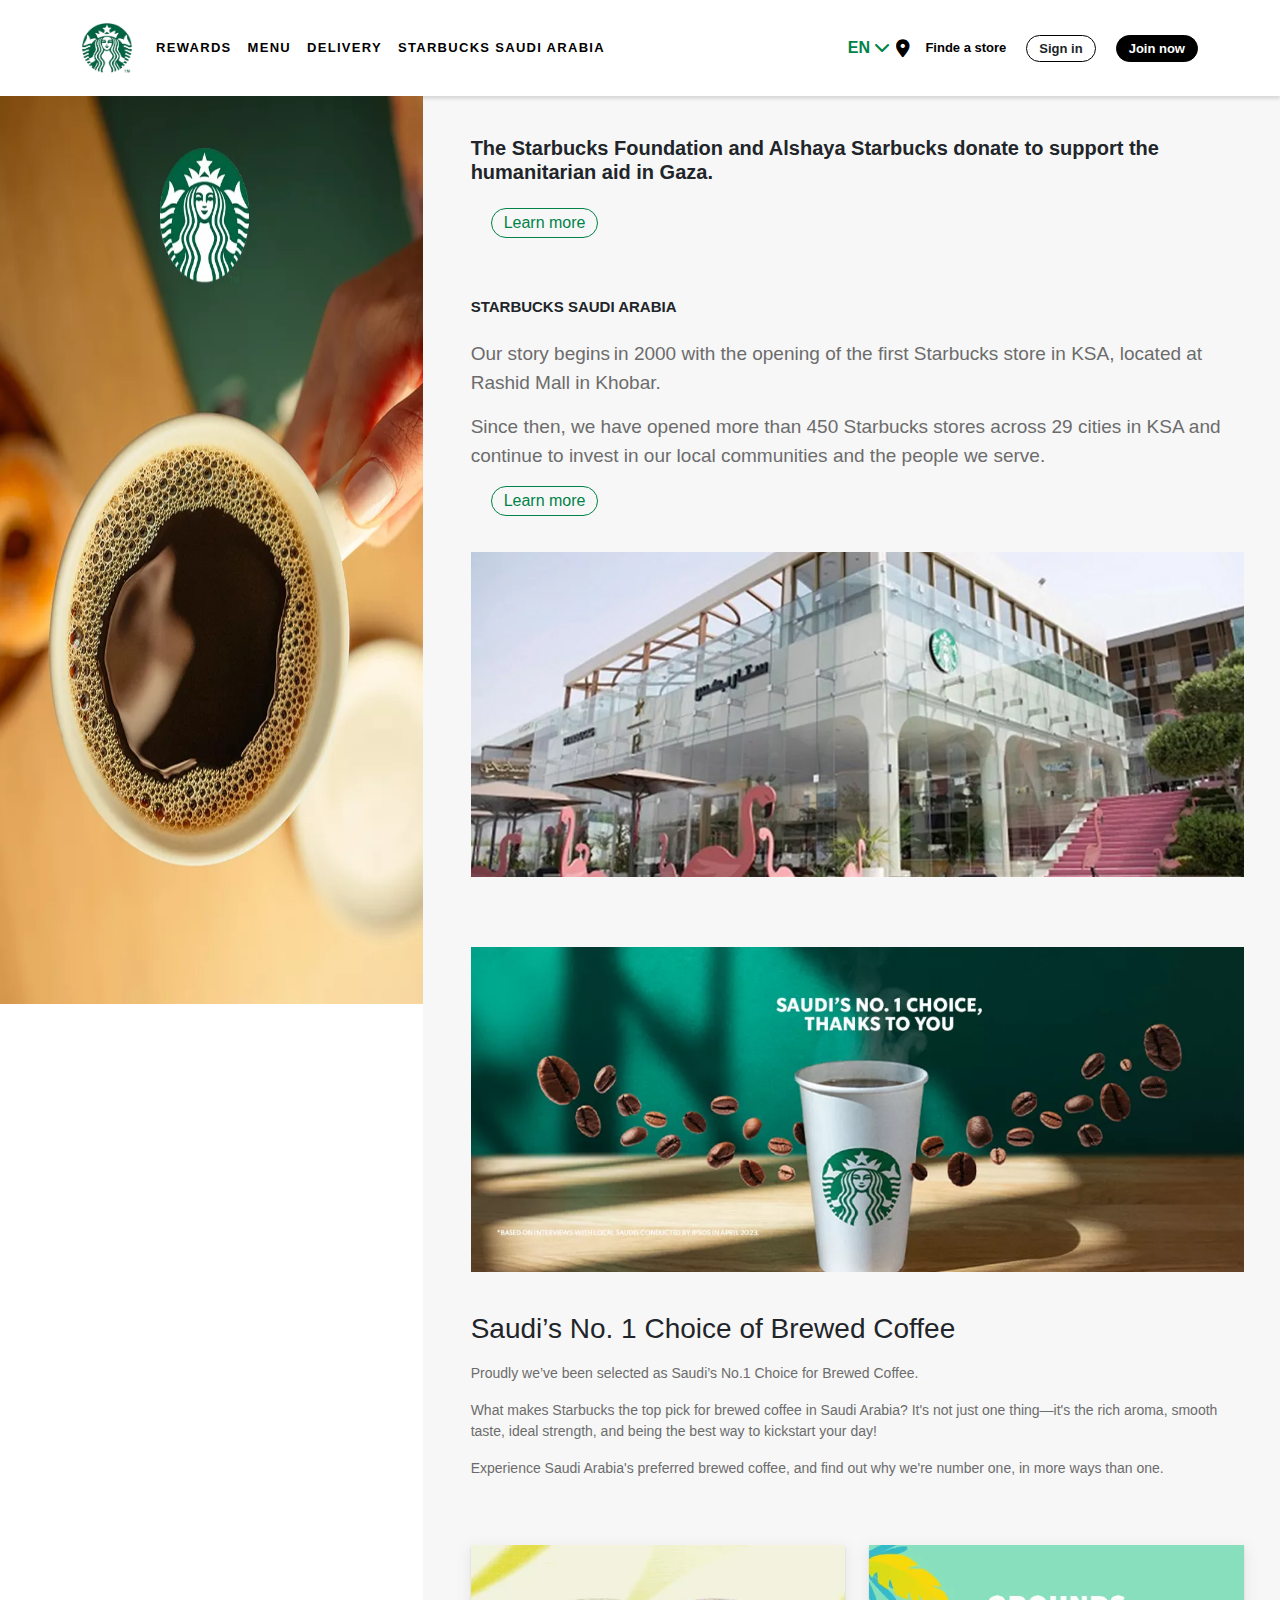
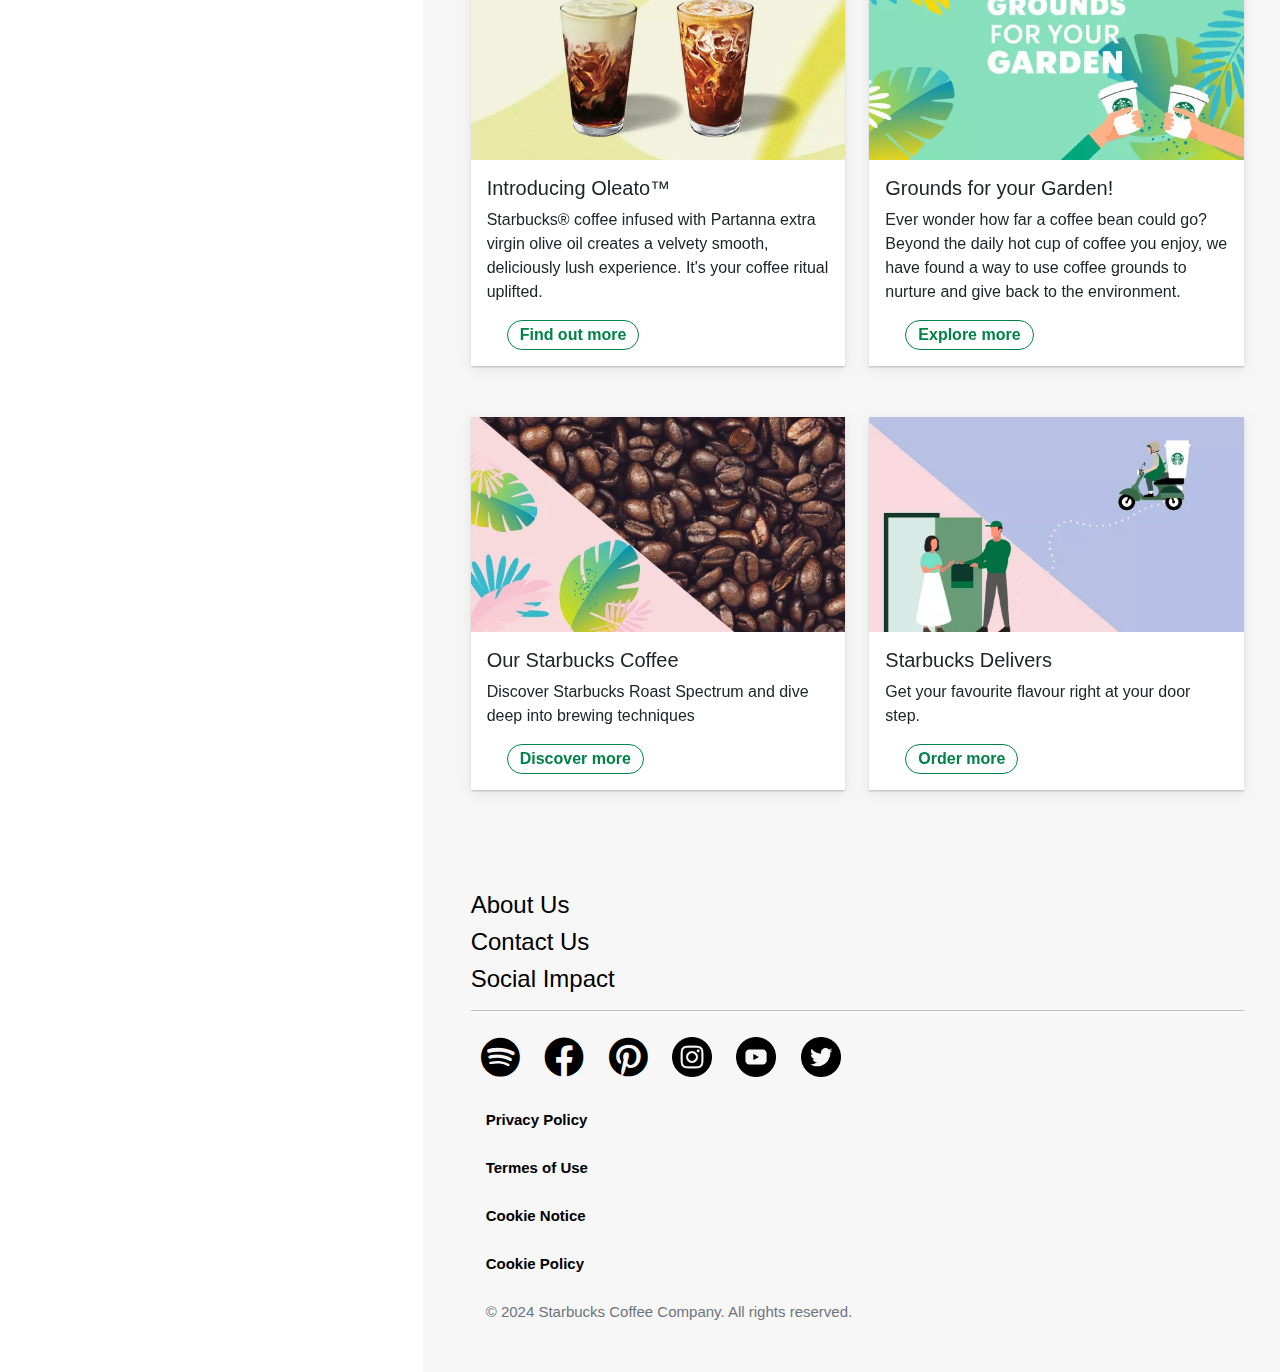
<file: index.html>
<!DOCTYPE html>
<html lang="en">

<head>
  <meta charset="UTF-8">
  <meta name="viewport" content="width=device-width, initial-scale=1.0">
  <title>Arsi Starbucks</title>
  <link rel="icon" type="image/x-icon" href="IMG/logo-removebg-preview.png">
  <link href="assets/img/apple-touch-icon.png" rel="apple-touch-icon">
  <link rel="stylesheet" href="../Bootstrap/css/bootstrap.min.css">
  <link rel="stylesheet" href="../Bootstrap/css/all.min.css">
  <link rel="stylesheet" href="../Bootstrap/css/bondi.css">
  <script src="https://ajax.googleapis.com/ajax/libs/jquery/3.7.1/jquery.min.js"></script>
  <script src="https://maxcdn.bootstrapcdn.com/bootstrap/3.4.1/js/bootstrap.min.js"></script>
  <link href="CSS/style.css" rel="stylesheet">
  <link href="CSS/normalize.css" rel="stylesheet">
</head>

<body>
  <nav class="navbar  navbar-expand-lg py-4 ">
    <div class="container container-fluid">
      <button class="navbar-toggler" type="button" data-bs-toggle="collapse" data-bs-target="#navbarExample"
        aria-controls="navbarExample" aria-expanded="false" aria-label="Toggle navigation">
        <span class="navbar-toggler-icon"></span>
      </button>
      <a class="navbar-brand" href="#"><img src="IMG/logo-removebg-preview.png" style=" width: 50px;" /></a>
      <div class="collapse navbar-collapse" id="navbarExample">
        <ul class="navbar-nav me-auto mb-0">
          <li class="nav-item">
            <a class="nav-link  fw-bold " aria-current="page" href="#">REWARDS</a>
          </li>
          <li class="nav-item">
            <a class="nav-link fw-bold " aria-current="page" href="#">MENU</a>
          </li>
          <li class="nav-item">
            <a class="nav-link fw-bold " aria-current="page" href="delivery.html">DELIVERY</a>
          </li>
          <li class="nav-item">
            <a class="nav-link fw-bold " aria-current="page" href="#">STARBUCKS SAUDI ARABIA</a>
          </li>
        </ul>
        <div class="dropdown">
          <button class="dropbtn fw-bold" onclick="myFunction()">EN
            <i class="fa-solid fa-chevron-down" onclick="myFunction()" style="color: #008248;"></i></i>
          </button>
          <div class="dropdown-content" id="myDropdown">
            <a href="#">English</a>
            <a href="#">Arabic</a>
          </div>
          </div> 
        <i class="fa-solid fa-location-dot" style="color: #000000; font-size: large;"></i>
        <a class="finde-store fw-bold " href="">Finde a store</a>
        <a class="btn btn-nav fw-bold " style="font-size: 13px;" href="signin.html">Sign in</a>
        <a class=" btn btn-nav one fw-bold" style="font-size: 13px;" href="">Join now</a>

      </div>
    </div>
  </nav>

  <div class="contaner row">
    <div class="sidrbar col-lg-4 col-sm-12 p-0">
      <img src="IMG/Generic-VB.jpg.jpeg" style=" height: calc(108vh - 64px); width: 100%; top: 0px; position: sticky;">
    </div>

    <div class="background col-lg-8 col-sm-12 px-5" style="display: block;">
      <section>
        <h4 class="fw-bold " style=" padding-top: 20px; font-size: 20px;">The Starbucks Foundation and
          Alshaya Starbucks donate to support
          the humanitarian aid in Gaza. </h4>
        <a class=" btn btn-sec mt-3" href="">Learn more</a>
      </section>
      <section style="padding-top: 60px;">
        <h4 class="fw-bold pb-3" style="font-size: 15px;">STARBUCKS SAUDI ARABIA </h4>
        <div class="pra" class="text-break" >
          <p class="text-break" style="font-size: 19px; color: #6c6c6c; display: block;">Our story begins in 2000 with the opening of the first Starbucks
            store in KSA, located at Rashid Mall in
            Khobar. </p>
          <p class="text-break" style="font-size: 19px; color: #6c6c6c; display: block;"> Since then, we have opened more than 450 Starbucks stores across
            29 cities in KSA and continue to invest in
            our local communities and the people we serve. </p>
        </div>
        <a class=" btn btn-sec mb-3" href="">Learn more</a>
      </section>
      <section style="padding-top: 20px;">
        <img src="IMG/3_0.jpg.jpeg" class="img-fluid" style="width: 100%; padding-bottom: 40px;">
        <img src="IMG/Web KSA EN.jpg.jpeg" class="img-fluid" style="width: 100%; padding-top: 30px;">
      </section>
      <section style="padding-top: 40px; ">
        <h3>Saudi’s No. 1 Choice of Brewed Coffee</h3>
        <p style="font-size: 14px; color: #6c6c6c; padding-top: 10px;">Proudly we’ve been selected as Saudi’s No.1
          Choice for Brewed Coffee.</p>
        <p style="font-size: 14px; color: #6c6c6c;">What makes Starbucks the top pick for brewed coffee in Saudi Arabia?
          It's not just one thing—it's the rich
          aroma, smooth taste, ideal strength, and being the best way to kickstart your day!</p>
        <p style="font-size: 14px; color: #6c6c6c;">Experience Saudi Arabia's preferred brewed coffee, and find out why
          we're number one, in more ways than one.
        </p>
      </section>

      <div class="row " style="padding-top: 50px;">
        <div class="col-md-6 col-sm-12 ">
          <div class="card">
            <img src="IMG/Card1.jpeg" class="card-img-top" alt="...">
            <div class="card-body">
              <h5 class="card-title">Introducing Oleato™</h5>
              <p class="card-text">Starbucks® coffee infused with Partanna extra virgin olive oil creates a velvety
                smooth, deliciously lush experience. It's your coffee ritual uplifted.</p>
              <a href="#" class="btn btn-sec fw-bold">Find out more</a>
            </div>
          </div>
        </div>
        <div class="col-md-6">
          <div class="card">
            <img src="IMG/Card2.jpeg" class="card-img-top" alt="...">
            <div class="card-body">
              <h5 class="card-title">Grounds for your Garden!</h5>
              <p class="card-text">Ever wonder how far a coffee bean could go? Beyond the daily hot cup of coffee you
                enjoy, we have found a way to use coffee grounds to nurture and give back to the environment.</p>
              <a href="#" class="btn btn-sec fw-bold">Explore more</a>
            </div>
          </div>
        </div>
      </div>
      <div class=" Cards row">
        <div class="card1 col-md-6">
          <div class="card">
            <img src="IMG/Card3.png" class="card-img-top" alt="...">
            <div class="card-body">
              <h5 class="card-title">Our Starbucks Coffee</h5>
              <p class="card-text">Discover Starbucks Roast Spectrum and dive deep into brewing techniques</p>
              <a href="#" class="btn btn-sec fw-bold">Discover more</a>
            </div>
          </div>
        </div>
        <div class="card1 col-md-6">
          <div class="card">
            <img src="IMG/Card4.png" class="card-img-top" alt="...">
            <div class="card-body">
              <h5 class="card-title">Starbucks Delivers</h5>
              <p class="card-text">Get your favourite flavour right at your door step.</p>
              <a href="#" class="btn btn-sec fw-bold">Order more</a>
            </div>
          </div>
        </div>
      </div>

      <footer style="padding-top: 50px;">
        <div class="panel-group" id="accordion">
          <div class="panel panel-default">
            <div class="panel-heading">
              <h4 class="panel-title">
                <a data-toggle="collapse" data-parent="#accordion" href="#collapse1">About Us</a>
              </h4>
            </div>
            <div id="collapse1" class="panel-collapse collapse in">
              <div class="panel-body">
                <a><p class="text-muted fw-bold">About Us</p></a>
                <a><p class="text-muted fw-bold">Our Coffees</p></a>
              </div>
            </div>
          </div>
          <div class="panel panel-default">
            <div class="panel-heading">
              <h4 class="panel-title">
                <a data-toggle="collapse" data-parent="#accordion" href="#collapse2">Contact Us</a>
              </h4>
            </div>
            <div id="collapse2" class="panel-collapse collapse">
              <div class="panel-body">
                <a><p class="text-muted fw-bold">Contact Us</p></a>
              </div>
            </div>
          </div>
          <div class="panel panel-default">
            <div class="panel-heading">
              <h4 class="panel-title">
                <a  data-toggle="collapse" data-parent="#accordion" href="#collapse3">Social Impact</a>
              </h4>
            </div>
            <div id="collapse3" class="panel-collapse collapse">
              <div class="panel-body">
                <a><p class="text-muted fw-bold">Sustainability</p></a>
              </div>
            </div>
          </div>
        </div> 
        <hr>
        <div class="icons">
          <a href="https://open.spotify.com/user/starbucks"><i class="fa-brands fa-spotify" style="color: #000000; font-size: 40px; padding: 10px;"></i></a>
          <a href="https://www.facebook.com/Starbucks/"><i class="fa-brands fa-facebook" style="color: #000000; font-size: 40px; padding: 10px;"></i></a>
          <a href="https://www.pinterest.com/starbucks/"><i class="fa-brands fa-pinterest" style="color: #000000; font-size: 40px;padding: 10px;"></i></a>
          <a href="https://www.instagram.com/starbucks/"><img src="IMG/instagram (1).png" style="width: 60px; padding: 10px;"> </a>
          <a href="https://www.youtube.com/starbucks"><img src="IMG/youtube.png" style="width: 60px; padding: 10px;"> </a>
          <a href="https://twitter.com/starbucks/"><img src="IMG/twitter (1).png" style="width: 60px; padding: 10px;"> </a>
        </div>
        <div class="text">
          <a href="#" class="stat fw-bold pt-4">Privacy Policy</a>
          <a href="#" class="stat fw-bold">Termes of Use</a>
          <a href="#" class="stat fw-bold">Cookie Notice</a>
          <a href="#" class="stat fw-bold">Cookie Policy</a>

          <hp class=" stat text-muted">© 2024 Starbucks Coffee Company. All rights reserved.</p>
        </div>
      </div>
      </footer>
    </div>


  <script>
    /* When the user clicks on the button, 
    toggle between hiding and showing the dropdown content */
    function myFunction() {
      document.getElementById("myDropdown").classList.toggle("show");
    }
    
    // Close the dropdown if the user clicks outside of it
    window.onclick = function(e) {
      if (!e.target.matches('.dropbtn')) {
      var myDropdown = document.getElementById("myDropdown");
        if (myDropdown.classList.contains('show')) {
          myDropdown.classList.remove('show');
        }
      }
    }
    </script>
</body>

</html>
</file>
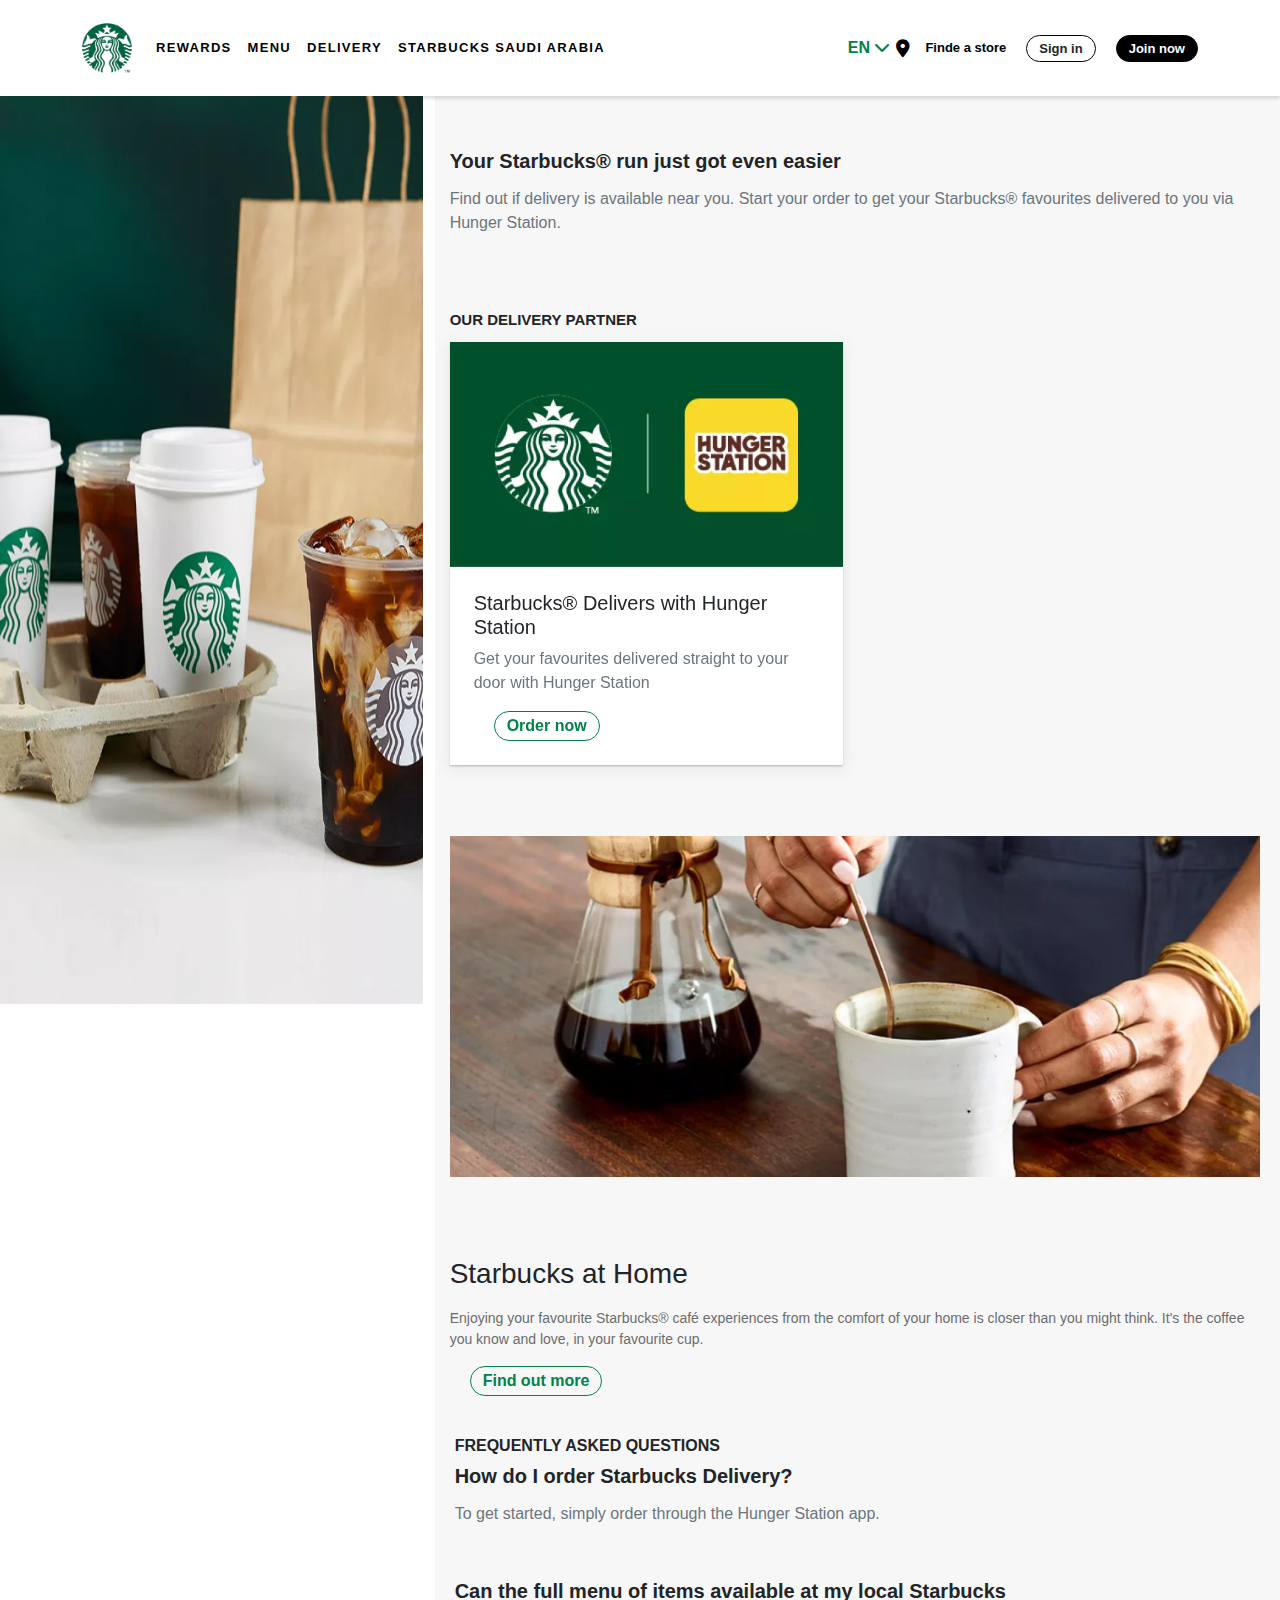
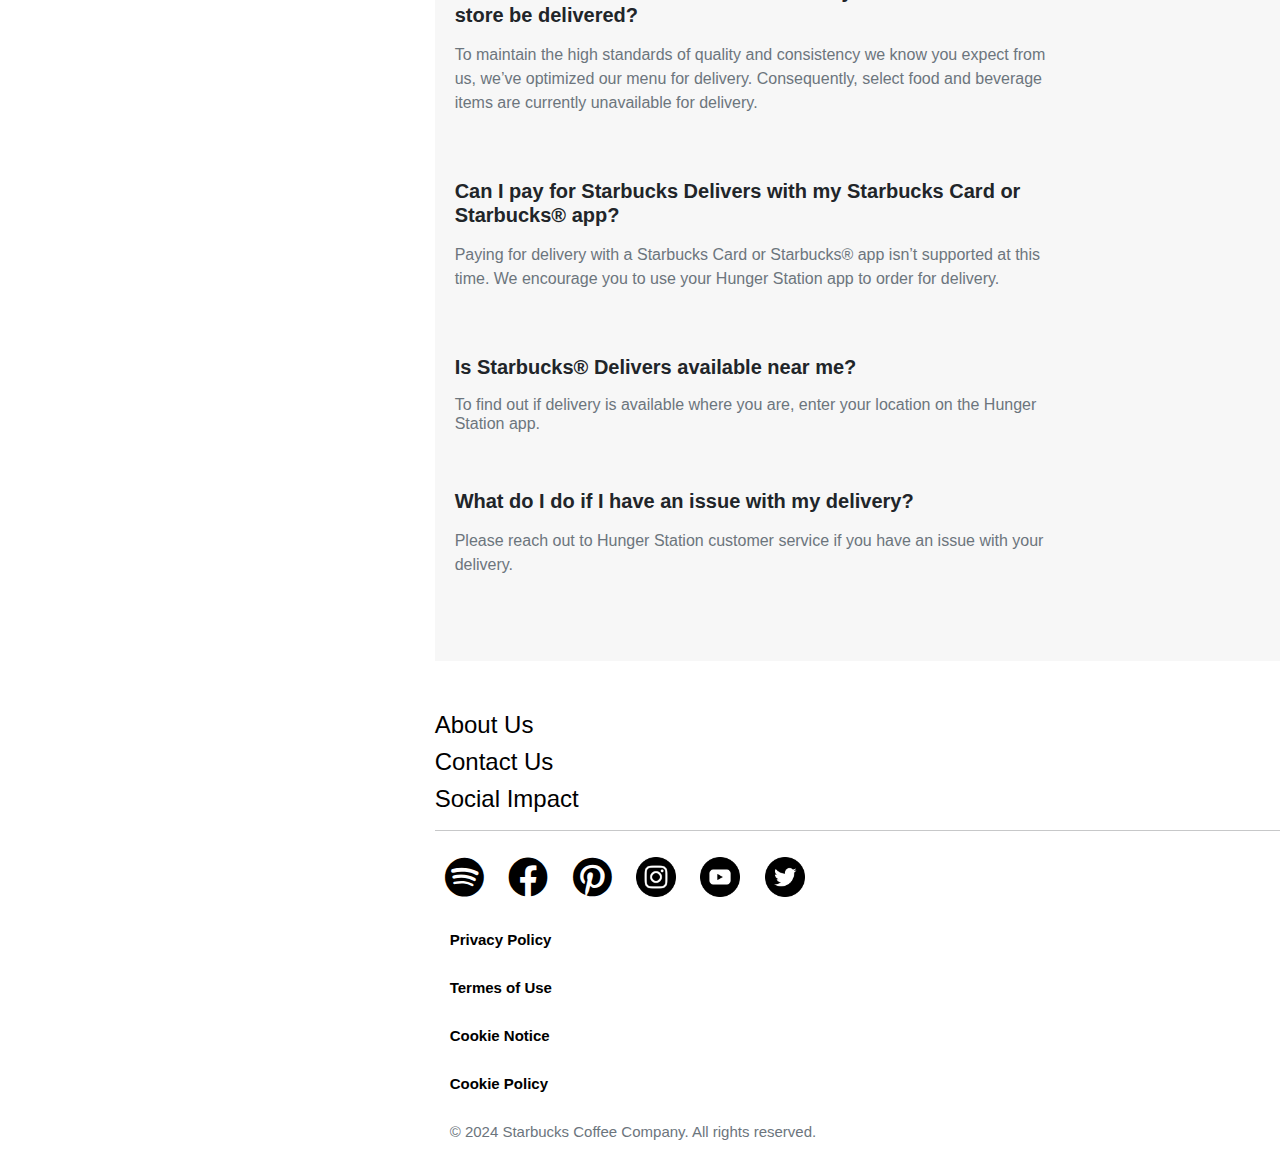
<file: delivery.html>
<!DOCTYPE html>
<html lang="en">

<head>
  <meta charset="UTF-8">
  <meta name="viewport" content="width=device-width, initial-scale=1.0">
  <title>Arsi Starbucks</title>
  <link rel="icon" type="image/x-icon" href="IMG/logo-removebg-preview.png">
  <link href="assets/img/apple-touch-icon.png" rel="apple-touch-icon">
  <link rel="stylesheet" href="../Bootstrap/css/bootstrap.min.css">
  <link rel="stylesheet" href="../Bootstrap/css/all.min.css">
  <link rel="stylesheet" href="../Bootstrap/css/bondi.css">
  <script src="https://ajax.googleapis.com/ajax/libs/jquery/3.7.1/jquery.min.js"></script>
  <script src="https://maxcdn.bootstrapcdn.com/bootstrap/3.4.1/js/bootstrap.min.js"></script>
  <link href="CSS/style.css" rel="stylesheet">
  <link href="CSS/normalize.css" rel="stylesheet">
</head>

<body>
  <nav class="navbar  navbar-expand-lg py-4 ">
    <div class="container container-fluid">
      <button class="navbar-toggler" type="button" data-bs-toggle="collapse" data-bs-target="#navbarExample"
        aria-controls="navbarExample" aria-expanded="false" aria-label="Toggle navigation">
        <span class="navbar-toggler-icon"></span>
      </button>
      <a class="navbar-brand" href="#"><img src="IMG/logo-removebg-preview.png" style=" width: 50px;" /></a>
      <div class="collapse navbar-collapse" id="navbarExample">
        <ul class="navbar-nav me-auto mb-0">
          <li class="nav-item">
            <a class="nav-link  fw-bold " aria-current="page" href="#">REWARDS</a>
          </li>
          <li class="nav-item">
            <a class="nav-link fw-bold " aria-current="page" href="#">MENU</a>
          </li>
          <li class="nav-item">
            <a class="nav-link fw-bold " aria-current="page" href="#">DELIVERY</a>
          </li>
          <li class="nav-item">
            <a class="nav-link fw-bold " aria-current="page" href="#">STARBUCKS SAUDI ARABIA</a>
          </li>
        </ul>
        <div class="dropdown">
          <button class="dropbtn fw-bold" onclick="myFunction()">EN
            <i class="fa-solid fa-chevron-down" onclick="myFunction()" style="color: #008248;"></i></i>
          </button>
          <div class="dropdown-content" id="myDropdown">
            <a href="#">English</a>
            <a href="#">Arabic</a>
          </div>
          </div> 
        <i class="fa-solid fa-location-dot" style="color: #000000; font-size: large;"></i>
        <a class="finde-store fw-bold " href="">Finde a store</a>
        <a class="btn btn-nav fw-bold " style="font-size: 13px;" href="signin.html">Sign in</a>
        <a class=" btn btn-nav one fw-bold" style="font-size: 13px;" href="">Join now</a>

      </div>
    </div>
  </nav>

  <div class="contaner row">
    <div class="sidrbar col-lg-4 col-sm-12 p-0">
      <img src="IMG/Starbucks-Delivers-Hero-C01-RESIZED.jpg.jpeg" style=" height: calc(108vh - 64px); width: 100%; top: 0px; position: sticky;">
    </div>

    <div class=" col-lg-8 col-sm-12" style="display: block; ">
      <div class="background">
      <section>
        <h1 class="fw-bold " style=" padding-top: 20px; font-size: 20px;">Your Starbucks® run just got even easier </h1>
        <p class="text-muted">Find out if delivery is available near you. Start your order to get your Starbucks® favourites delivered to you via Hunger Station.</p>
      </section>
      <section style="padding-top: 60px;">
        <h4 class="fw-bold" style="font-size: 15px;">OUR DELIVERY PARTNER</h4>
        <div class="row " style="padding-top: 5px;">
          <div class="col-md-6 col-sm-12 ">
            <div class="card">
              <img src="IMG/Hunger_Starbucks.png.png" class="card-img-top" alt="...">
              <div class="card-body p-4">
                <h5 class="card-title">Starbucks® Delivers with Hunger Station</h5>
                <p class="card-text text-muted">Get your favourites delivered straight to your door with Hunger Station</p>
                <a href="#" class="btn btn-sec fw-bold">Order now</a>
              </div>
            </div>
          </div>
          <div class="col-md-6">
          </div>
        </div>
      </section>
      <section style="padding-top: 20px;">
        <img src="IMG/Starbucks-Delivers-Homepage-Card-C06-RESIZED.jpg.jpeg" class="img-fluid" style="width: 100%; padding-bottom: 40px;">
      </section>
      <section style="padding-top: 40px; padding-bottom: 40px; ">
        <h3>Starbucks at Home</h3>
        <p style="font-size: 14px; color: #6c6c6c; padding-top: 10px;">Enjoying your favourite Starbucks® café experiences from the comfort of your home is closer than you might think. It's the coffee you know and love, in your favourite cup. </p>
        <a href="#" class="btn btn-sec fw-bold">Find out more</a>

      </section>
    <section style="padding-left:5px; padding-right: 210px;">
      <h6 class="fw-bold">FREQUENTLY ASKED QUESTIONS</h6>
      <h5 class="fw-bold pb-2">How do I order Starbucks Delivery?</h5>
      <h6 class="text-muted pb-5">To get started, simply order through the <a>Hunger Station</a> app. </h6>
      <h5 class="fw-bold pb-2">Can the full menu of items available at my local Starbucks store be delivered? </h5>
      <p class="text-muted pb-5">To maintain the high standards of quality and consistency we know you expect from us, we’ve optimized our menu for delivery. Consequently, select food and beverage items are currently unavailable for delivery.</p>
      <h5 class="fw-bold pb-2">Can I pay for Starbucks Delivers with my Starbucks Card or Starbucks® app? </h5>
       <p class="text-muted pb-5">Paying for delivery with a Starbucks Card or Starbucks® app isn’t supported at this time.
        We encourage you to use your Hunger Station app to order for delivery.</p>
      <h5 class="fw-bold pb-2">Is Starbucks® Delivers available near me?</h5>
      <h6 class="text-muted pb-5">To find out if delivery is available where you are, enter your location on the Hunger Station app.</h6>
      <h5 class="fw-bold pb-2">What do I do if I have an issue with my delivery? </h5>
      <p class="text-muted pb-5">Please reach out to Hunger Station customer service if you have an issue with your delivery.</p>
    </section>
  </div>

    <div class="footer">
      <footer style="padding-top: 50px; ">
        <div class="panel-group" id="accordion" >
          <div class="panel panel-default" >
            <div class="panel-heading">
              <h4 class="panel-title">
                <a data-toggle="collapse" data-parent="#accordion" href="#collapse1">About Us</a>
              </h4>
            </div>
            <div id="collapse1" class="panel-collapse collapse in">
              <div class="panel-body">
                <a><p class="text-muted fw-bold">About Us</p></a>
                <a><p class="text-muted fw-bold">Our Coffees</p></a>
              </div>
            </div>
          </div>
          <div class="panel panel-default">
            <div class="panel-heading">
              <h4 class="panel-title">
                <a data-toggle="collapse" data-parent="#accordion" href="#collapse2">Contact Us</a>
              </h4>
            </div>
            <div id="collapse2" class="panel-collapse collapse">
              <div class="panel-body">
                <a><p class="text-muted fw-bold">Contact Us</p></a>
              </div>
            </div>
          </div>
          <div class="panel panel-default">
            <div class="panel-heading">
              <h4 class="panel-title">
                <a  data-toggle="collapse" data-parent="#accordion" href="#collapse3">Social Impact</a>
              </h4>
            </div>
            <div id="collapse3" class="panel-collapse collapse">
              <div class="panel-body">
                <a><p class="text-muted fw-bold">Sustainability</p></a>
              </div>
            </div>
          </div>
        </div> 
        <hr>
        <div class="icons">
          <a href="https://open.spotify.com/user/starbucks"><i class="fa-brands fa-spotify" style="color: #000000; font-size: 40px; padding: 10px;"></i></a>
          <a href="https://www.facebook.com/Starbucks/"><i class="fa-brands fa-facebook" style="color: #000000; font-size: 40px; padding: 10px;"></i></a>
          <a href="https://www.pinterest.com/starbucks/"><i class="fa-brands fa-pinterest" style="color: #000000; font-size: 40px;padding: 10px;"></i></a>
          <a href="https://www.instagram.com/starbucks/"><img src="IMG/instagram (1).png" style="width: 60px; padding: 10px;"> </a>
          <a href="https://www.youtube.com/starbucks"><img src="IMG/youtube.png" style="width: 60px; padding: 10px;"> </a>
          <a href="https://twitter.com/starbucks/"><img src="IMG/twitter (1).png" style="width: 60px; padding: 10px;"> </a>
        </div>
        <div class="text">
          <a href="#" class="stat fw-bold pt-4">Privacy Policy</a>
          <a href="#" class="stat fw-bold">Termes of Use</a>
          <a href="#" class="stat fw-bold">Cookie Notice</a>
          <a href="#" class="stat fw-bold">Cookie Policy</a>

          <hp class=" stat text-muted">© 2024 Starbucks Coffee Company. All rights reserved.</p>
        </div>

      </footer>
    </div>

  <script>
    /* When the user clicks on the button, 
    toggle between hiding and showing the dropdown content */
    function myFunction() {
      document.getElementById("myDropdown").classList.toggle("show");
    }
    
    // Close the dropdown if the user clicks outside of it
    window.onclick = function(e) {
      if (!e.target.matches('.dropbtn')) {
      var myDropdown = document.getElementById("myDropdown");
        if (myDropdown.classList.contains('show')) {
          myDropdown.classList.remove('show');
        }
      }
    }
    </script>
</body>

</html>
</file>
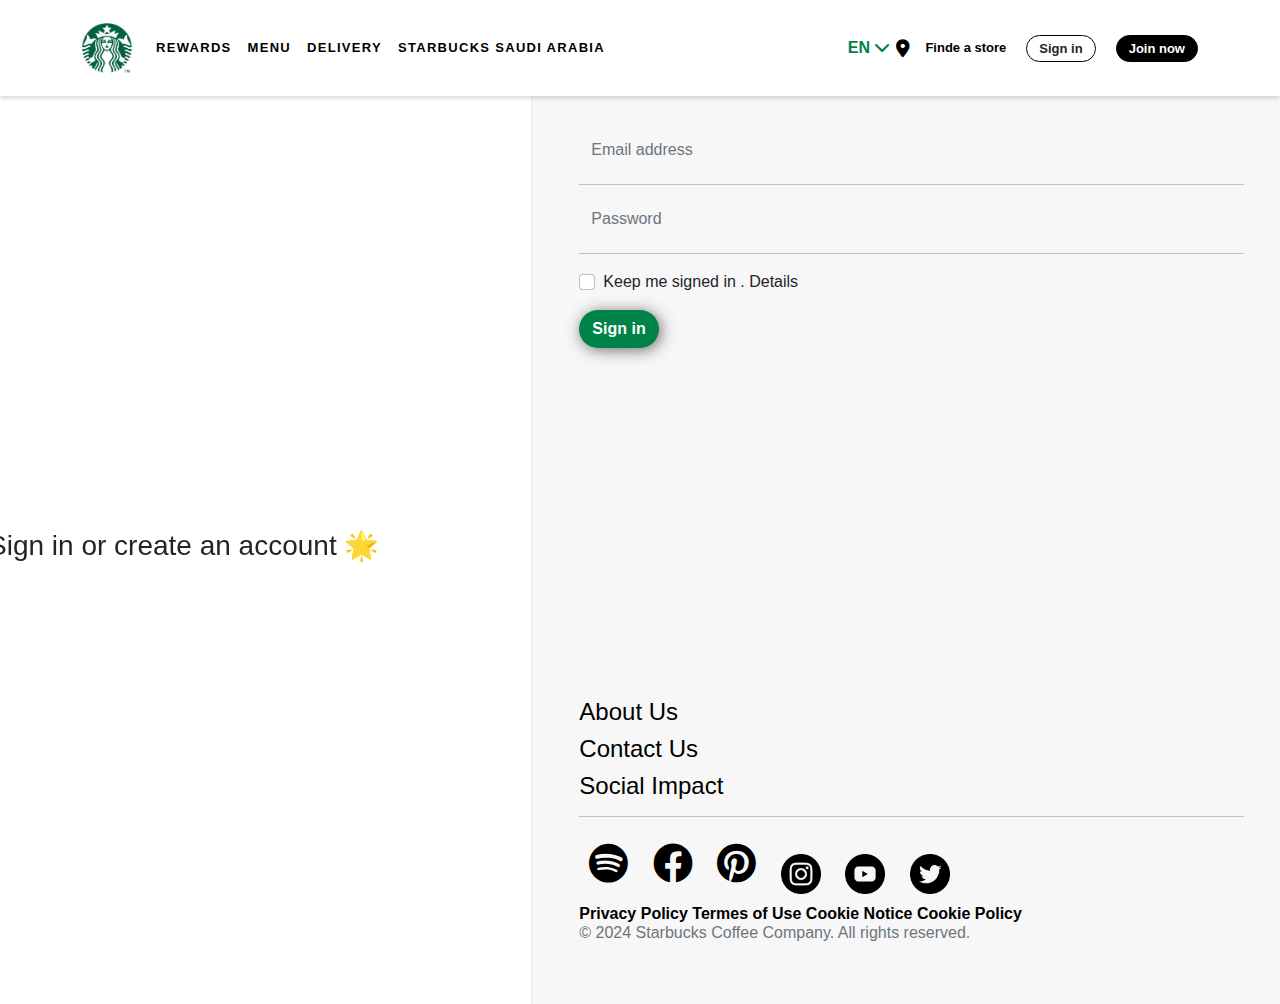
<file: signin.html>
<!DOCTYPE html>
<html lang="en">
<head>
    <meta charset="UTF-8">
    <meta name="viewport" content="width=device-width, initial-scale=1.0">
    <title>Sign in Arsi Starbucks</title>
    <link rel="icon" type="image/x-icon" href="IMG/logo-removebg-preview.png">
    <link href="assets/img/apple-touch-icon.png" rel="apple-touch-icon">
    <link rel="stylesheet" href="../Bootstrap/css/bootstrap.min.css">
    <link rel="stylesheet" href="../Bootstrap/css/all.min.css">
    <link rel="stylesheet" href="../Bootstrap/css/bondi.css">
    <script src="https://ajax.googleapis.com/ajax/libs/jquery/3.7.1/jquery.min.js"></script>
    <script src="https://maxcdn.bootstrapcdn.com/bootstrap/3.4.1/js/bootstrap.min.js"></script>
    <link href="CSS/signin.css" rel="stylesheet">
    <link href="CSS/normalize.css" rel="stylesheet">
</head>
<body>
    <nav class="navbar  navbar-expand-lg py-4 ">
        <div class="container container-fluid">
          <button class="navbar-toggler" type="button" data-bs-toggle="collapse" data-bs-target="#navbarExample"
            aria-controls="navbarExample" aria-expanded="false" aria-label="Toggle navigation">
            <span class="navbar-toggler-icon"></span>
          </button>
          <a class="navbar-brand" href="#"><img src="IMG/logo-removebg-preview.png" style=" width: 50px;" /></a>
          <div class="collapse navbar-collapse" id="navbarExample">
            <ul class="navbar-nav me-auto mb-0">
              <li class="nav-item">
                <a class="nav-link  fw-bold " aria-current="page" href="#">REWARDS</a>
              </li>
              <li class="nav-item">
                <a class="nav-link fw-bold " aria-current="page" href="#">MENU</a>
              </li>
              <li class="nav-item">
                <a class="nav-link fw-bold " aria-current="page" href="#">DELIVERY</a>
              </li>
              <li class="nav-item">
                <a class="nav-link fw-bold " aria-current="page" href="#">STARBUCKS SAUDI ARABIA</a>
              </li>
            </ul>
            <div class="dropdown">
              <button class="dropbtn fw-bold" onclick="myFunction()">EN
                <i class="fa-solid fa-chevron-down" onclick="myFunction()" style="color: #008248;"></i></i>
              </button>
              <div class="dropdown-content" id="myDropdown">
                <a href="#">English</a>
                <a href="#">Arabic</a>
              </div>
              </div> 
            <i class="fa-solid fa-location-dot" style="color: #000000; font-size: large;"></i>
            <a class="finde-store fw-bold " href="">Finde a store</a>
            <a class="btn btn-nav fw-bold " style="font-size: 13px;" href="">Sign in</a>
            <a class=" btn btn-nav one fw-bold" style="font-size: 13px;" href="">Join now</a>
    
          </div>
        </div>
      </nav>
       <div class="contaner row">
    <div class="sidrbar col-lg-5 col-sm-12 p-0">   
       <h3>Sign in or create an account 🌟</h3>
    </div>

    <div class="background col-lg-7 col-sm-12 px-5" style="display: block;">
      <form class="form" action="/action_page.php">
        <div class="mb-3 mt-3">
          <input type="email" class="form-control" id="email" placeholder="Email address" name="email">
          <hr class="line">
        </div>
        <div class="mb-3">
          <input type="password" class="form-control" id="pwd" placeholder="Password" name="pswd">
          <hr class="line">
        </div>
        <div class="form-check mb-3">
          <label class="form-check-label">
            <input class="form-check-input" type="checkbox" name="remember"> Keep me signed in .<a> Details</a>
          </label>
        </div>
        <button type="submit" class="btn btn-signin fw-bold">Sign in</button>
      </form>

      <footer style="padding-top: 50px;">
        <div class="panel-group" id="accordion">
          <div class="panel panel-default">
            <div class="panel-heading">
              <h4 class="panel-title">
                <a data-toggle="collapse" data-parent="#accordion" href="#collapse1">About Us</a>
              </h4>
            </div>
            <div id="collapse1" class="panel-collapse collapse in">
              <div class="panel-body">
                <a><p class="text-muted fw-bold">About Us</p></a>
                <a><p class="text-muted fw-bold">Our Coffees</p></a>
              </div>
            </div>
          </div>
          <div class="panel panel-default">
            <div class="panel-heading">
              <h4 class="panel-title">
                <a data-toggle="collapse" data-parent="#accordion" href="#collapse2">Contact Us</a>
              </h4>
            </div>
            <div id="collapse2" class="panel-collapse collapse">
              <div class="panel-body">
                <a><p class="text-muted fw-bold">Contact Us</p></a>
              </div>
            </div>
          </div>
          <div class="panel panel-default">
            <div class="panel-heading">
              <h4 class="panel-title">
                <a  data-toggle="collapse" data-parent="#accordion" href="#collapse3">Social Impact</a>
              </h4>
            </div>
            <div id="collapse3" class="panel-collapse collapse">
              <div class="panel-body">
                <a><p class="text-muted fw-bold">Sustainability</p></a>
              </div>
            </div>
          </div>
        </div> 
        <hr>
        <div class="icons">
          <a href="https://open.spotify.com/user/starbucks"><i class="fa-brands fa-spotify" style="color: #000000; font-size: 40px; padding: 10px;"></i></a>
          <a href="https://www.facebook.com/Starbucks/"><i class="fa-brands fa-facebook" style="color: #000000; font-size: 40px; padding: 10px;"></i></a>
          <a href="https://www.pinterest.com/starbucks/"><i class="fa-brands fa-pinterest" style="color: #000000; font-size: 40px;padding: 10px;"></i></a>
          <a href="https://www.instagram.com/starbucks/"><img src="IMG/instagram (1).png" style="width: 60px; padding: 10px;"> </a>
          <a href="https://www.youtube.com/starbucks"><img src="IMG/youtube.png" style="width: 60px; padding: 10px;"> </a>
          <a href="https://twitter.com/starbucks/"><img src="IMG/twitter (1).png" style="width: 60px; padding: 10px;"> </a>
        </div>
        <div class="text">
          <a href="#" class="stat fw-bold pt-4">Privacy Policy</a>
          <a href="#" class="stat fw-bold">Termes of Use</a>
          <a href="#" class="stat fw-bold">Cookie Notice</a>
          <a href="#" class="stat fw-bold">Cookie Policy</a>
          <br>
          <hp class=" stat text-muted">© 2024 Starbucks Coffee Company. All rights reserved.</p>
        </div>

      </footer>
    </div>


      <script>
        /* When the user clicks on the button, 
        toggle between hiding and showing the dropdown content */
        function myFunction() {
          document.getElementById("myDropdown").classList.toggle("show");
        }
        
        // Close the dropdown if the user clicks outside of it
        window.onclick = function(e) {
          if (!e.target.matches('.dropbtn')) {
          var myDropdown = document.getElementById("myDropdown");
            if (myDropdown.classList.contains('show')) {
              myDropdown.classList.remove('show');
            }
          }
        }
        // Initialization for ES Users
import { Input, Ripple, initMDB } from "mdb-ui-kit";

initMDB({ Input, Ripple });
        </script>
</body>
</html>
</file>
<file: Bootstrap/css/bondi.css>
.container-fluid{
    
    box-shadow: 0px 10px 10px rgb(123, 61, 34);
}
.container2{
    background-color: rgb(232, 230, 230);
    
    text-align: center;
    
}


.col-md-3{

    border-radius: 10%;
    margin: 50px;;
}
.picture{
  border-radius: 20px 20px 0px 0px;
  padding-top: 10px;
}

.btn-outline-primary:hover{
 background-color: rgb(123, 61, 34) !important;
color: white !important;
}

.btn-outline-primary {
    --bs-btn-color:  rgb(123, 61, 34) !important;
    --bs-btn-border-color: rgb(123, 61, 34) !important;
}
.btn-outline-primary {
--bs-btn-hover-border-color: rgb(123, 61, 34) !important;}


.text-left {
    text-align: left;
}

.text-right {
    text-align: right;
}

.text-center {
    text-align: center;
}

.text-justify {
    text-align: justify;
}
.carousel-item{
  
      height: 420px;
}
.carousel-item > img{
object-fit:cover;
}

.mt4 , .my3 {
    list-style: none;
    
}


.sideNav___3P0Yp {
    text-align: left;
}
</file>
<file: CSS/style.css>
* {
 --webkit-box-sizing: border-box;
 --moz-box-sizing:border-box;
 box-sizing: border-box;

}

body {
    font-family: SoDoSans, sans-serif;
    box-sizing: inherit;
}

.content {
    background-color: rgb(247 247 247);
}

.nav-link{
    color: black;
    font-size: 13px;
    padding-left: 5px;
    justify-content: space-between;
    letter-spacing: 0.1em;
}

.dropbtn{
    border: none;
    background-color: white;
    color: #008248;
    font-weight: 700px;
    justify-content: space-between;
    transition: 5s;

}

.dropdown-content {
    display: none;
    position: absolute;
    background-color: #ffffff;
    box-shadow: 0 .2rem .8rem .1rem hsla(0, 0%, 42.4%, .11), 0 .1rem .1rem 0 #ccc;
    z-index: 1;
  }
  
  .dropdown-content a {
    float: none;
    color: rgba(99, 99, 99, 0.475);
    padding: 12px 16px;
    text-decoration: none;
    display: block;
    text-align: left;
    font-weight: 500;
    margin: 10px  10px 10px 10px;
  }
  
  .dropdown-content a:hover {
    color: black;
  }
  
  .show {
    display: block;
  }

.container-fluid {
    box-shadow: none;
}

.navbar {
    box-shadow: 0 .2rem .2rem 0 rgba(0, 0, 0, .12);
    height: 6rem;
    width: 100%;
}



.background {
    background-color: rgb(247 247 247);
    padding: 20px;
    padding-left: 15px;
    background-size: cover;
}

.card {
    box-shadow: 0 .2rem .8rem .1rem hsla(0, 0%, 42.4%, .11), 0 .1rem .1rem 0 #ccc;
    margin-bottom: 3.2rem;
    --bs-card-border-color: none;
    --bs-card-border-radius: none;
    --bs-card-inner-border-radius: none;
}

.btn-nav {
    border: black solid;
    margin-left: 20px;
    box-sizing: border-box;
    line-height: 1;
    border-width: 1px;
}

.nav-link:focus, .nav-link:hover {
    color: #008248 ;
}


img, svg {
    vertical-align: bottom;
}

.text{
    line-height: 1.2;
}
.stat{
    font-size: 15px;
    color: black;
    text-decoration: none;
    line-height: 1.2;
    padding: 15px;
    display: block;
}

.stat:hover{
    color: rgba(44, 44, 44, 0.687);
}

.btn-nav:hover {
    color: var(--bs-btn-hover-color);
    background-color: #3e3e3e16 ;
    border-color:black 
}

.btn-nav.one {
background-color: black;
color: white;
}

.btn-nav.one:hover {
    background-color: #2d2b2be1 ;
    }

.btn-sec{
    border: #008248 solid;
    margin-left: 20px;
    box-sizing: border-box;
    line-height: 1;
    color: #008248;
    border-width: 1px;
}

.btn {
    border-radius: 100rem;
    transition-property: background-color, color, transform;
    transition-duration: .2s;
    transition-timing-function: ease-in-out;
    text-align: center;
}

.btn-sec:hover {
    background-color: #00824841 ;
    border-color:#008248;
    color: #008248;
}

.finde-store{
   font-size: 13px;
   padding-left: 15px; 
   text-decoration: none;
   color: black;
}
.finde-store:hover{
  color: black;
 }

 .text-footer{
    text-decoration: none;
    color: black;
 }

 .text-footer .a{
    padding-bottom: 10px;
 }

 .text-footer:hover{
    color: black;
 }

 .panel-heading{
    text-decoration: none;
    color: black;
 }
 .collapse:hover{
    color: black;
 }
 a {
    color: black;
    text-decoration: none;
}
a:hover {
    color: black;
}
</file>
<file: CSS/signin.css>
* {
  --webkit-box-sizing: border-box;
  --moz-box-sizing:border-box;
  box-sizing: border-box;
 
 }
 
 body {
     font-family: SoDoSans, sans-serif;
     box-sizing: inherit;
 }
 
 .content {
     background-color: rgb(247 247 247);
 }
 
 .nav-link{
     color: black;
     font-size: 13px;
     padding-left: 5px;
     justify-content: space-between;
     letter-spacing: 0.1em;
 }
 
 .dropbtn{
     border: none;
     background-color: white;
     color: #008248;
     font-weight: 700px;
     justify-content: space-between;
     transition: 5s;
 
 }
 
 .dropdown-content {
     display: none;
     position: absolute;
     background-color: #ffffff;
     box-shadow: 0 .2rem .8rem .1rem hsla(0, 0%, 42.4%, .11), 0 .1rem .1rem 0 #ccc;
     z-index: 1;
   }
   
   .dropdown-content a {
     float: none;
     color: rgba(99, 99, 99, 0.475);
     padding: 12px 16px;
     text-decoration: none;
     display: block;
     text-align: left;
     font-weight: 500;
     margin: 10px  10px 10px 10px;
   }
   
   .dropdown-content a:hover {
     color: black;
   }
   
   .show {
     display: block;
   }
 
 .container-fluid {
     box-shadow: none;
 }
 
 .navbar {
     box-shadow: 0 .2rem .2rem 0 rgba(0, 0, 0, .12);
     height: 6rem;
     width: 100%;
 }
 
 .btn-nav {
     border: black solid;
     border-radius: 20px;
     margin-left: 20px;
     box-sizing: border-box;
     line-height: 1;
     border-width: 1px;
 }
 
 .nav-link:focus, .nav-link:hover {
     color: #008248 ;
 }
 

 .btn-nav:hover {
     color: var(--bs-btn-hover-color);
     background-color: #3e3e3e16 ;
     border-color:black 
 }
 
 .btn-nav.one {
 background-color: black;
 color: white;
 }
 
 .btn-nav.one:hover {
     background-color: #2d2b2be1 ;
     }

  
 .finde-store{
    font-size: 13px;
    padding-left: 15px; 
    text-decoration: none;
    color: black;
 }
 .finde-store:hover{
   color: black;
  }
 
.sidrbar{
  text-align: center;
  align-items: center;
  box-shadow: 0 .2rem .2rem 0 rgba(0, 0, 0, .12);
  position: sticky;
  top: 0;
  display: flex;
  height: calc(108vh - 64px);
  align-items: center;
} 

.background {
  background-color: rgb(247 247 247);
  padding: 20px;
  padding-left: 15px;
}

.text-footer{
  text-decoration: none;
  color: black;
}

.text-footer .a{
  padding-bottom: 10px;
}

.text-footer:hover{
  color: black;
}

.text{
  line-height: 1.2;
}

.panel-heading{
  text-decoration: none;
  color: black;
}
.collapse:hover{
  color: black;
}
a {
  color: black;
  text-decoration: none;
}
a:hover {
  color: black;
}
.btn.btn-signin{
  background-color: #008248;
  color: white; 
  border-radius: 20px;
  box-shadow: 2px 2px 15px rgba(86, 84, 84, 0.849);
}
.form{
  padding-bottom: 300px;
  align-items: center;
}
.form-control{
  border: none;
  background-color: rgb(247 247 247);
}
.form-control:focus {
  color: #212529;
  background-color:rgb(247 247 247) ;
  border-color: none;
  outline: 0;
  box-shadow: none;
}
.form-check-input:focus {
  border-color: #008248;
  outline: 0;
  box-shadow: none;
}

.form-check-input:checked {
  background-color: #008248;
  border-color: #008248;
}

.line{
 padding-left: 300px;
 text-align: center;
}
</file>
